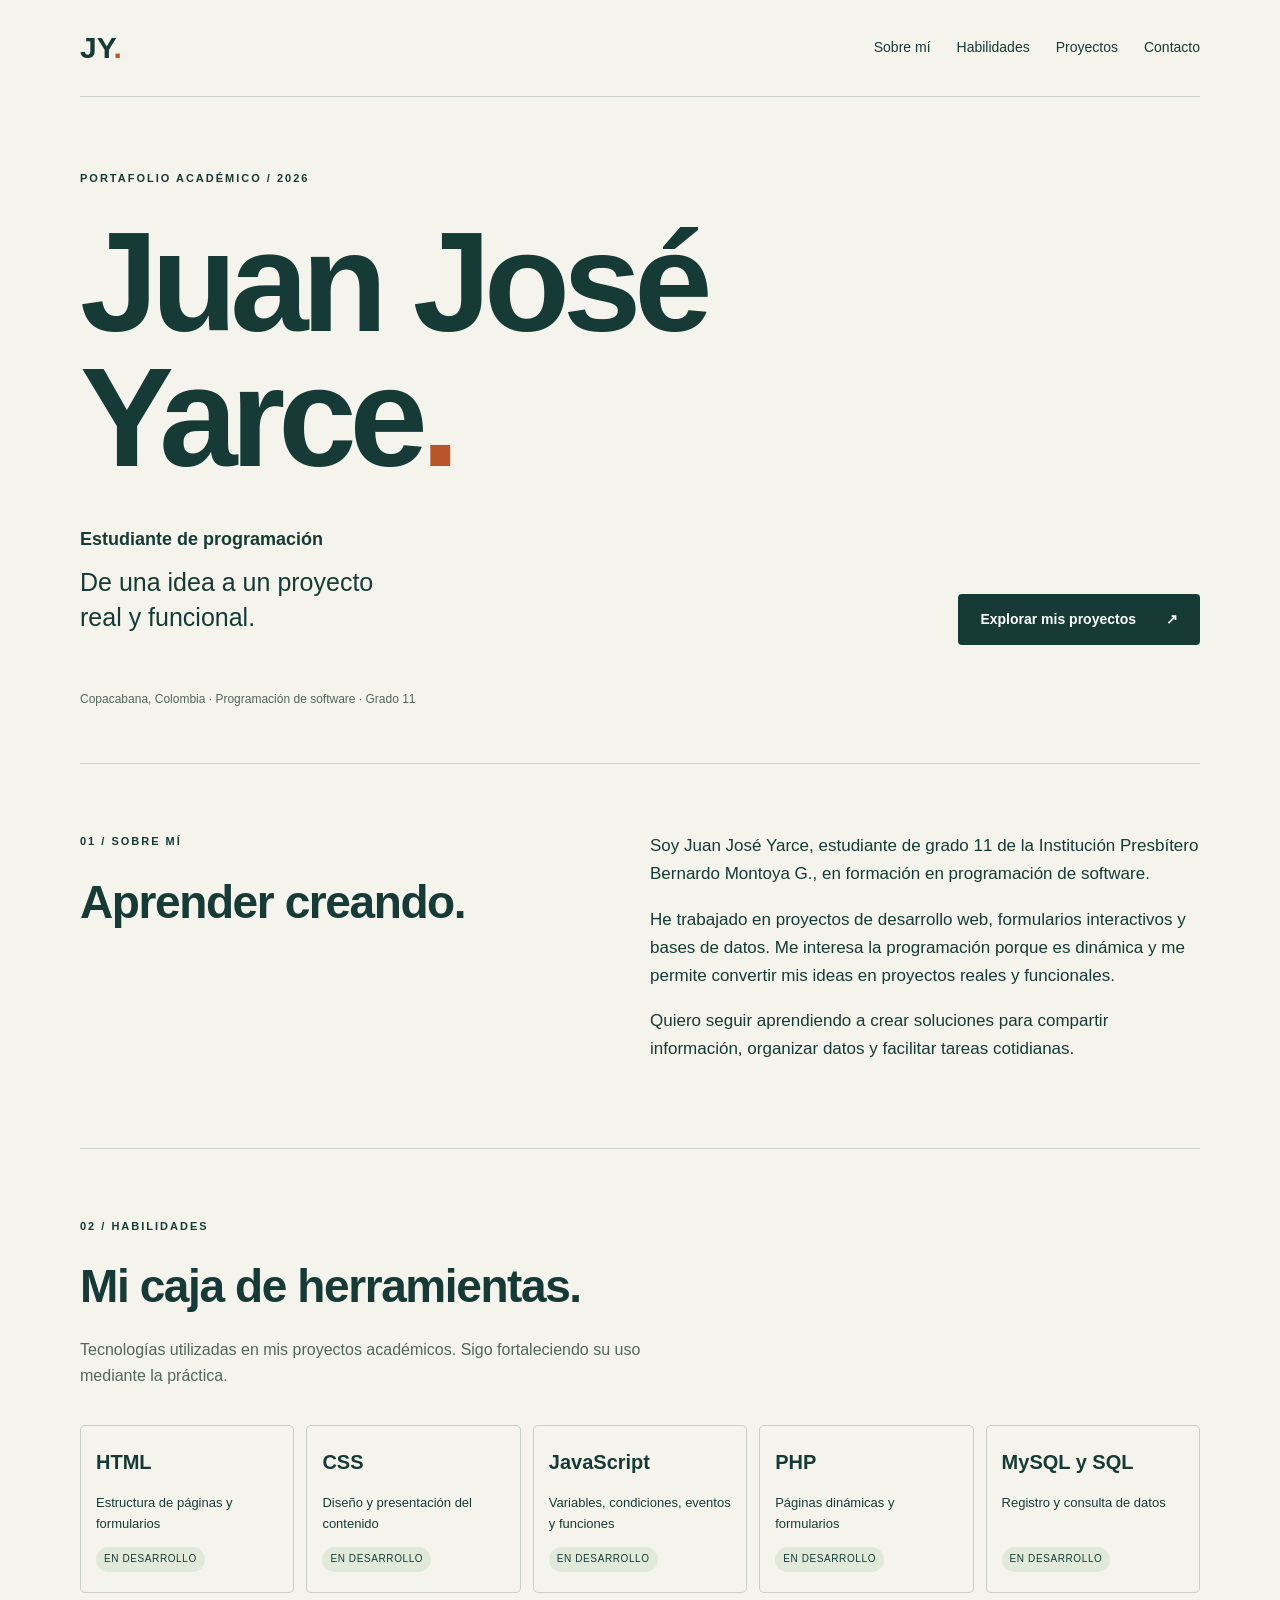
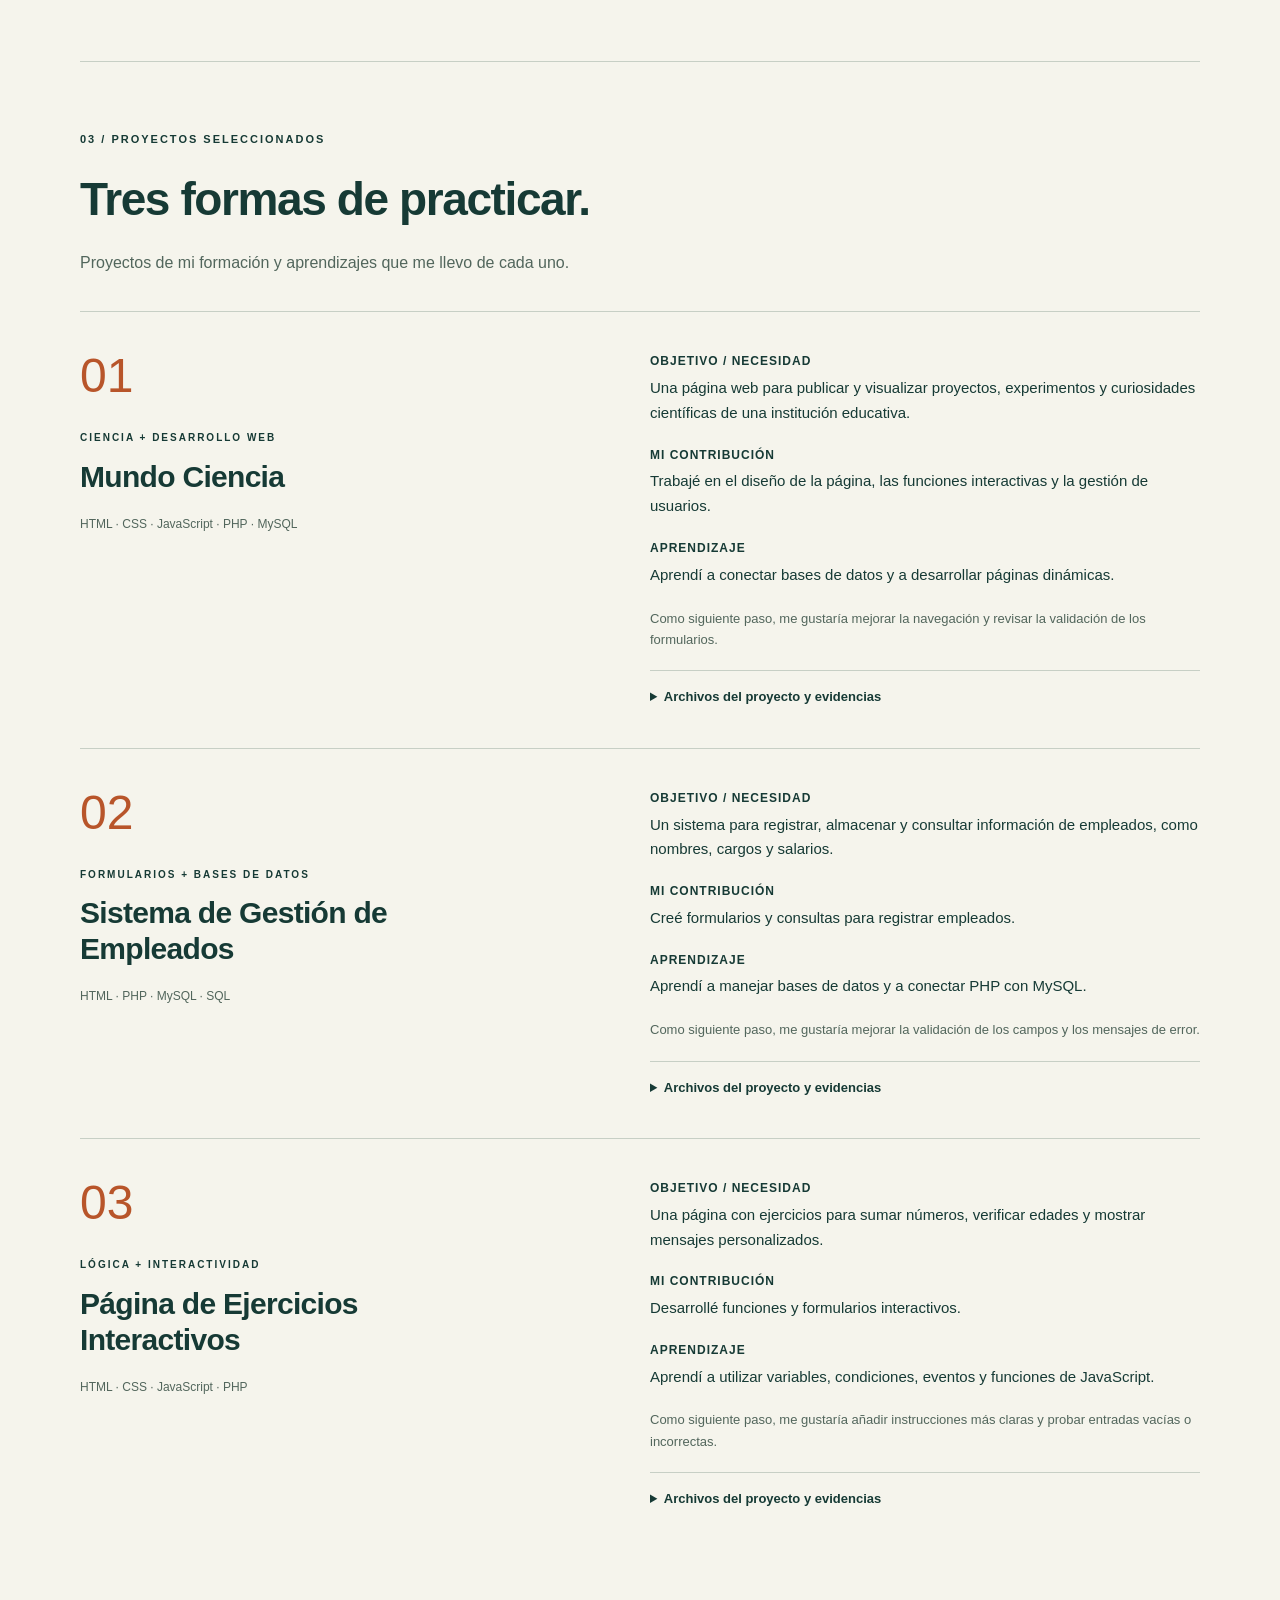
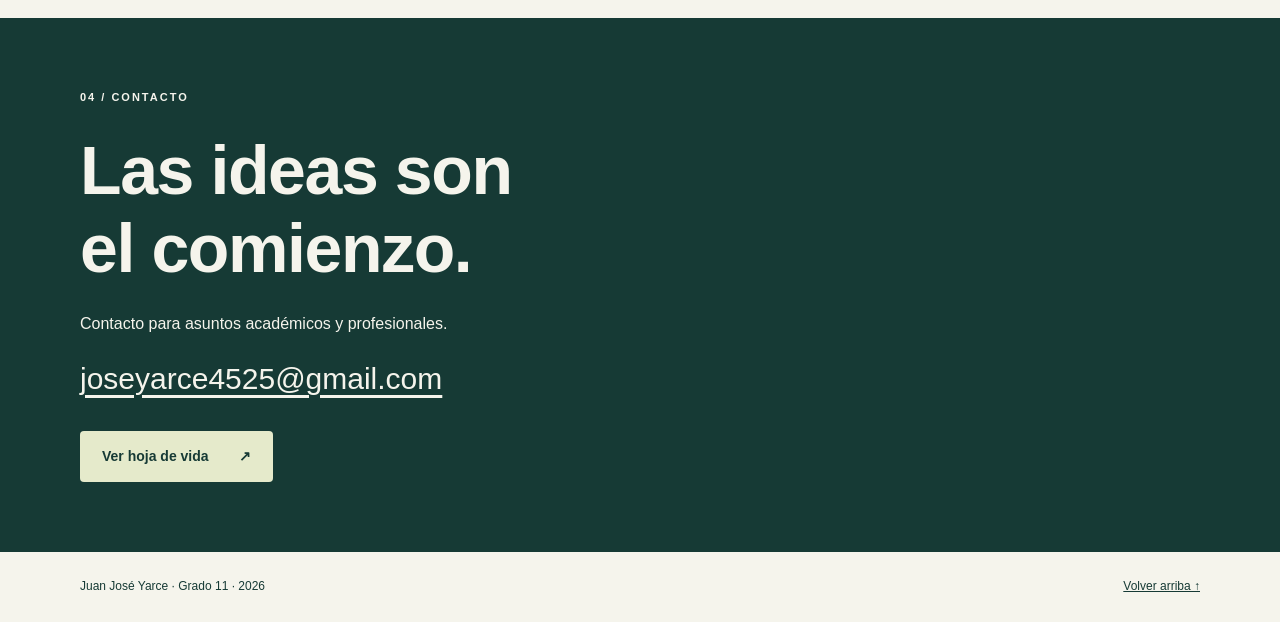
<file: portafolio-juan-jose-yarce/index.html>
<!doctype html>
<html lang="es"><head><meta charset="UTF-8"><meta name="viewport" content="width=device-width, initial-scale=1"><meta name="description" content="Portafolio académico de Juan José Yarce, estudiante de programación de software. Proyectos de desarrollo web, bases de datos y lógica."><title>Juan José Yarce | Portafolio de programación</title><link rel="stylesheet" href="styles.css"></head>
<body><a class="skip" href="#contenido">Saltar al contenido</a><header class="top"><a class="brand" href="#inicio" aria-label="Juan José Yarce, inicio">JY<span>.</span></a><nav aria-label="Navegación principal"><a href="#sobre-mi">Sobre mí</a><a href="#habilidades">Habilidades</a><a href="#proyectos">Proyectos</a><a href="#contacto">Contacto</a></nav></header>
<main id="contenido"><section class="hero wrap" id="inicio"><p class="eyebrow">PORTAFOLIO ACADÉMICO / 2026</p><h1>Juan José<br>Yarce<span>.</span></h1><div class="hero-bottom"><div><p class="role">Estudiante de programación</p><p class="intro">De una idea a un proyecto<br>real y funcional.</p></div><a class="button" href="#proyectos">Explorar mis proyectos <span aria-hidden="true">↗</span></a></div><p class="location">Copacabana, Colombia · Programación de software · Grado 11</p></section>
<section class="about wrap section" id="sobre-mi"><div><p class="eyebrow">01 / SOBRE MÍ</p><h2>Aprender creando.</h2></div><div class="copy"><p>Soy Juan José Yarce, estudiante de grado 11 de la Institución Presbítero Bernardo Montoya G., en formación en programación de software.</p><p>He trabajado en proyectos de desarrollo web, formularios interactivos y bases de datos. Me interesa la programación porque es dinámica y me permite convertir mis ideas en proyectos reales y funcionales.</p><p>Quiero seguir aprendiendo a crear soluciones para compartir información, organizar datos y facilitar tareas cotidianas.</p></div></section>
<section class="skills wrap section" id="habilidades"><p class="eyebrow">02 / HABILIDADES</p><h2>Mi caja de herramientas.</h2><p class="section-intro">Tecnologías utilizadas en mis proyectos académicos. Sigo fortaleciendo su uso mediante la práctica.</p><div class="skill-grid"><div class="skill"><h3>HTML</h3><p>Estructura de páginas y formularios</p><span class="level">En desarrollo</span></div><div class="skill"><h3>CSS</h3><p>Diseño y presentación del contenido</p><span class="level">En desarrollo</span></div><div class="skill"><h3>JavaScript</h3><p>Variables, condiciones, eventos y funciones</p><span class="level">En desarrollo</span></div><div class="skill"><h3>PHP</h3><p>Páginas dinámicas y formularios</p><span class="level">En desarrollo</span></div><div class="skill"><h3>MySQL y SQL</h3><p>Registro y consulta de datos</p><span class="level">En desarrollo</span></div></div></section>
<section class="projects wrap section" id="proyectos"><p class="eyebrow">03 / PROYECTOS SELECCIONADOS</p><h2>Tres formas de practicar.</h2><p class="section-intro">Proyectos de mi formación y aprendizajes que me llevo de cada uno.</p><article class="project" id="mundo-ciencia"><div class="project-title"><span class="number">01</span><p class="eyebrow">CIENCIA + DESARROLLO WEB</p><h3>Mundo Ciencia</h3><p class="tech">HTML · CSS · JavaScript · PHP · MySQL</p></div><div class="project-detail"><h4>Objetivo / necesidad</h4><p>Una página web para publicar y visualizar proyectos, experimentos y curiosidades científicas de una institución educativa.</p><h4>Mi contribución</h4><p>Trabajé en el diseño de la página, las funciones interactivas y la gestión de usuarios.</p><h4>Aprendizaje</h4><p>Aprendí a conectar bases de datos y a desarrollar páginas dinámicas.</p><p class="next">Como siguiente paso, me gustaría mejorar la navegación y revisar la validación de los formularios.</p><details><summary>Archivos del proyecto y evidencias</summary><p>Archivos descritos: inicio.php, inicio.css, datos.php y archivos de JavaScript.</p><p>El código y las capturas de este proyecto aún no están adjuntos a este portafolio.</p></details></div></article><article class="project" id="gestion-empleados"><div class="project-title"><span class="number">02</span><p class="eyebrow">FORMULARIOS + BASES DE DATOS</p><h3>Sistema de Gestión de Empleados</h3><p class="tech">HTML · PHP · MySQL · SQL</p></div><div class="project-detail"><h4>Objetivo / necesidad</h4><p>Un sistema para registrar, almacenar y consultar información de empleados, como nombres, cargos y salarios.</p><h4>Mi contribución</h4><p>Creé formularios y consultas para registrar empleados.</p><h4>Aprendizaje</h4><p>Aprendí a manejar bases de datos y a conectar PHP con MySQL.</p><p class="next">Como siguiente paso, me gustaría mejorar la validación de los campos y los mensajes de error.</p><details><summary>Archivos del proyecto y evidencias</summary><p>Archivos descritos: index.php y base de datos empresa.</p><p>El código y las capturas de este proyecto aún no están adjuntos a este portafolio.</p></details></div></article><article class="project" id="ejercicios-interactivos"><div class="project-title"><span class="number">03</span><p class="eyebrow">LÓGICA + INTERACTIVIDAD</p><h3>Página de Ejercicios Interactivos</h3><p class="tech">HTML · CSS · JavaScript · PHP</p></div><div class="project-detail"><h4>Objetivo / necesidad</h4><p>Una página con ejercicios para sumar números, verificar edades y mostrar mensajes personalizados.</p><h4>Mi contribución</h4><p>Desarrollé funciones y formularios interactivos.</p><h4>Aprendizaje</h4><p>Aprendí a utilizar variables, condiciones, eventos y funciones de JavaScript.</p><p class="next">Como siguiente paso, me gustaría añadir instrucciones más claras y probar entradas vacías o incorrectas.</p><details><summary>Archivos del proyecto y evidencias</summary><p>Archivos descritos: index.html y script.js.</p><p>El código y las capturas de este proyecto aún no están adjuntos a este portafolio.</p></details></div></article></section>
<section class="contact" id="contacto"><div class="wrap"><p class="eyebrow">04 / CONTACTO</p><h2>Las ideas son<br>el comienzo.</h2><p>Contacto para asuntos académicos y profesionales.</p><a class="email" href="mailto:joseyarce4525@gmail.com">joseyarce4525@gmail.com</a><div><a class="button light" href="hoja-de-vida.html">Ver hoja de vida <span aria-hidden="true">↗</span></a></div></div></section></main><footer class="wrap"><span>Juan José Yarce · Grado 11 · 2026</span><a href="#inicio">Volver arriba ↑</a></footer></body></html>
</file>
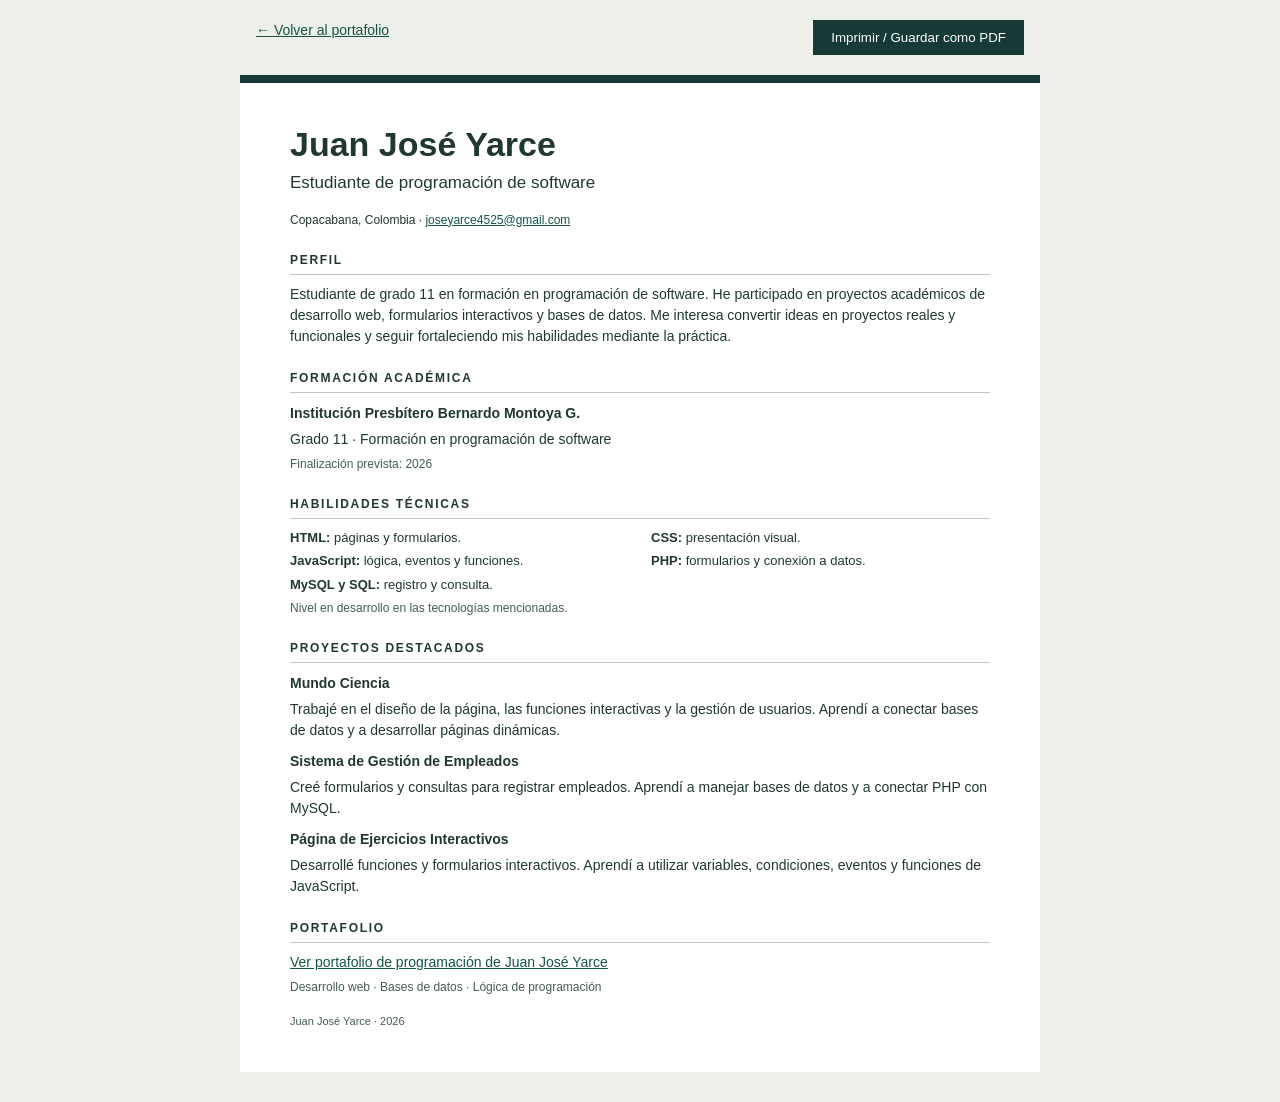
<file: portafolio-juan-jose-yarce/hoja-de-vida.html>
<!doctype html><html lang="es"><head><meta charset="UTF-8"><meta name="viewport" content="width=device-width,initial-scale=1"><title>Hoja de vida | Juan José Yarce</title><style>*{box-sizing:border-box}body{font:14px/1.5 Arial,sans-serif;color:#203831;background:#edf0e9;margin:0}.tools{max-width:800px;margin:20px auto;display:flex;justify-content:space-between;gap:15px;padding:0 16px}button{background:#163a35;color:white;border:0;padding:10px 18px;cursor:pointer}.page{max-width:800px;margin:0 auto 30px;background:white;padding:42px 50px;border-top:8px solid #163a35}h1{font-size:34px;line-height:1.15;margin:0 0 6px}h2{font-size:12px;text-transform:uppercase;letter-spacing:1.7px;border-bottom:1px solid #bac8bf;padding-bottom:5px;margin:22px 0 9px}h3{font-size:14px;margin:10px 0 3px}p{margin:5px 0}a{color:#155447;overflow-wrap:anywhere}.subtitle{font-size:17px}.contact{font-size:12px;margin:15px 0}.skills{display:grid;grid-template-columns:1fr 1fr;gap:4px 22px;font-size:13px}.small{font-size:12px;color:#465d52}footer{margin-top:17px;font-size:11px;color:#465d52}@page{size:A4;margin:14mm}@media print{body{background:white;font-size:10.5pt}.tools{display:none}.page{max-width:none;margin:0;padding:8mm 2mm 0;border-top:5px solid #163a35}h1{font-size:27pt}h2{margin-top:15px}a{color:#163a35}footer{margin-top:14px}section{break-inside:avoid}}@media(max-width:600px){.page{padding:28px 22px}h1{font-size:29px}.skills{grid-template-columns:1fr}}</style></head><body><div class="tools"><a href="index.html">← Volver al portafolio</a><button onclick="window.print()">Imprimir / Guardar como PDF</button></div><main class="page"><header><h1>Juan José Yarce</h1><p class="subtitle">Estudiante de programación de software</p><p class="contact">Copacabana, Colombia · <a href="mailto:joseyarce4525@gmail.com">joseyarce4525@gmail.com</a></p></header><section><h2>Perfil</h2><p>Estudiante de grado 11 en formación en programación de software. He participado en proyectos académicos de desarrollo web, formularios interactivos y bases de datos. Me interesa convertir ideas en proyectos reales y funcionales y seguir fortaleciendo mis habilidades mediante la práctica.</p></section><section><h2>Formación académica</h2><h3>Institución Presbítero Bernardo Montoya G.</h3><p>Grado 11 · Formación en programación de software</p><p class="small">Finalización prevista: 2026</p></section><section><h2>Habilidades técnicas</h2><div class="skills"><span><strong>HTML:</strong> páginas y formularios.</span><span><strong>CSS:</strong> presentación visual.</span><span><strong>JavaScript:</strong> lógica, eventos y funciones.</span><span><strong>PHP:</strong> formularios y conexión a datos.</span><span><strong>MySQL y SQL:</strong> registro y consulta.</span></div><p class="small">Nivel en desarrollo en las tecnologías mencionadas.</p></section><section><h2>Proyectos destacados</h2><h3>Mundo Ciencia</h3><p>Trabajé en el diseño de la página, las funciones interactivas y la gestión de usuarios. Aprendí a conectar bases de datos y a desarrollar páginas dinámicas.</p><h3>Sistema de Gestión de Empleados</h3><p>Creé formularios y consultas para registrar empleados. Aprendí a manejar bases de datos y a conectar PHP con MySQL.</p><h3>Página de Ejercicios Interactivos</h3><p>Desarrollé funciones y formularios interactivos. Aprendí a utilizar variables, condiciones, eventos y funciones de JavaScript.</p></section><section><h2>Portafolio</h2><p><a href="index.html">Ver portafolio de programación de Juan José Yarce</a></p><p class="small">Desarrollo web · Bases de datos · Lógica de programación</p></section><footer>Juan José Yarce · 2026</footer></main></body></html>
</file>
<file: portafolio-juan-jose-yarce/styles.css>
*{box-sizing:border-box}html{scroll-behavior:smooth;scroll-padding-top:30px}body{margin:0;background:#f5f4ec;color:#163a35;font-family:Arial,Helvetica,sans-serif;line-height:1.65}a{color:inherit}a:focus-visible,summary:focus-visible{outline:3px solid #ba561e;outline-offset:5px}.wrap,.top{width:min(1120px,88%);margin:auto}.top{display:flex;align-items:center;justify-content:space-between;padding:23px 0;border-bottom:1px solid #c7cfc5}.brand{text-decoration:none;font-size:30px;font-weight:800}.brand span,h1 span{color:#b8552a}nav{display:flex;gap:26px;font-size:14px}nav a{text-decoration:none}nav a:hover{text-decoration:underline}.hero{padding:72px 0 42px}.eyebrow{font-size:11px;letter-spacing:2px;font-weight:bold;margin:0 0 25px}h1{font-size:clamp(70px,11vw,148px);line-height:.96;letter-spacing:-7px;margin:28px 0 40px;font-weight:700}.hero-bottom{display:flex;align-items:end;justify-content:space-between;gap:28px}.role{font-weight:bold;font-size:18px;margin:0}.intro{font-size:25px;line-height:1.4;margin:10px 0}.button{display:inline-flex;align-items:center;gap:30px;text-decoration:none;background:#163a35;color:#fff;padding:14px 22px;border-radius:4px;font-size:14px;font-weight:bold}.button:hover{background:#285c51}.location{font-size:12px;color:#52665c;margin-top:45px}.section{padding:68px 0;border-top:1px solid #c7cfc5}h2{font-size:clamp(30px,4vw,46px);line-height:1.15;letter-spacing:-1.4px;margin:0 0 24px}.about{display:grid;grid-template-columns:1fr 1.1fr;gap:70px}.copy p:first-child{margin-top:0}.copy p{font-size:17px}.section-intro{color:#52665c;max-width:620px;margin-bottom:35px}.skill-grid{display:grid;grid-template-columns:repeat(5,1fr);gap:12px}.skill{border:1px solid #c7cfc5;border-radius:5px;padding:20px 15px;display:flex;flex-direction:column;align-items:start}.skill h3{font-size:20px;margin:0}.skill p{font-size:13px;flex:1}.level{font-size:10px;letter-spacing:.6px;text-transform:uppercase;background:#e1e9db;padding:4px 8px;border-radius:20px}.project{display:grid;grid-template-columns:1fr 1.1fr;gap:70px;padding:40px 0;border-top:1px solid #c7cfc5}.number{font-size:48px;color:#b8552a;line-height:1;display:block;margin-bottom:30px}.project .eyebrow{font-size:10px;margin-bottom:12px}.project h3{font-size:30px;line-height:1.2;letter-spacing:-.7px;margin:0 0 20px;max-width:360px}.tech{font-size:12px;color:#52665c}.project h4{font-size:12px;text-transform:uppercase;letter-spacing:1px;margin:0 0 4px}.project-detail p{margin:0 0 20px;font-size:15px}.project-detail .next{color:#52665c;font-size:13px}details{border-top:1px solid #c7cfc5;padding-top:15px;font-size:13px}summary{cursor:pointer;font-weight:bold}details p{margin-top:15px!important;font-size:13px!important}.contact{background:#163a35;color:#f5f4ec;padding:70px 0}.contact h2{font-size:clamp(40px,6vw,68px)}.email{display:inline-block;font-size:clamp(16px,3vw,30px);overflow-wrap:anywhere;margin-bottom:28px;text-underline-offset:6px}.light{background:#e5eacb;color:#163a35}.light:hover{background:#fff}footer{display:flex;justify-content:space-between;gap:15px;font-size:12px;padding:25px 0}.skip{position:absolute;left:15px;top:-100px;background:#fff;padding:8px}.skip:focus{top:8px}@media(max-width:780px){nav{gap:12px;flex-wrap:wrap;justify-content:end;font-size:12px}.top{gap:25px}.hero{padding-top:45px}h1{letter-spacing:-4px}.hero-bottom{align-items:start;flex-direction:column}.about,.project{grid-template-columns:1fr;gap:20px}.section{padding:45px 0}.skill-grid{grid-template-columns:repeat(2,1fr)}.number{margin-bottom:20px}.project h3{max-width:none}footer{flex-wrap:wrap}.contact{padding:45px 0}}@media(prefers-reduced-motion:reduce){html{scroll-behavior:auto}}
</file>
